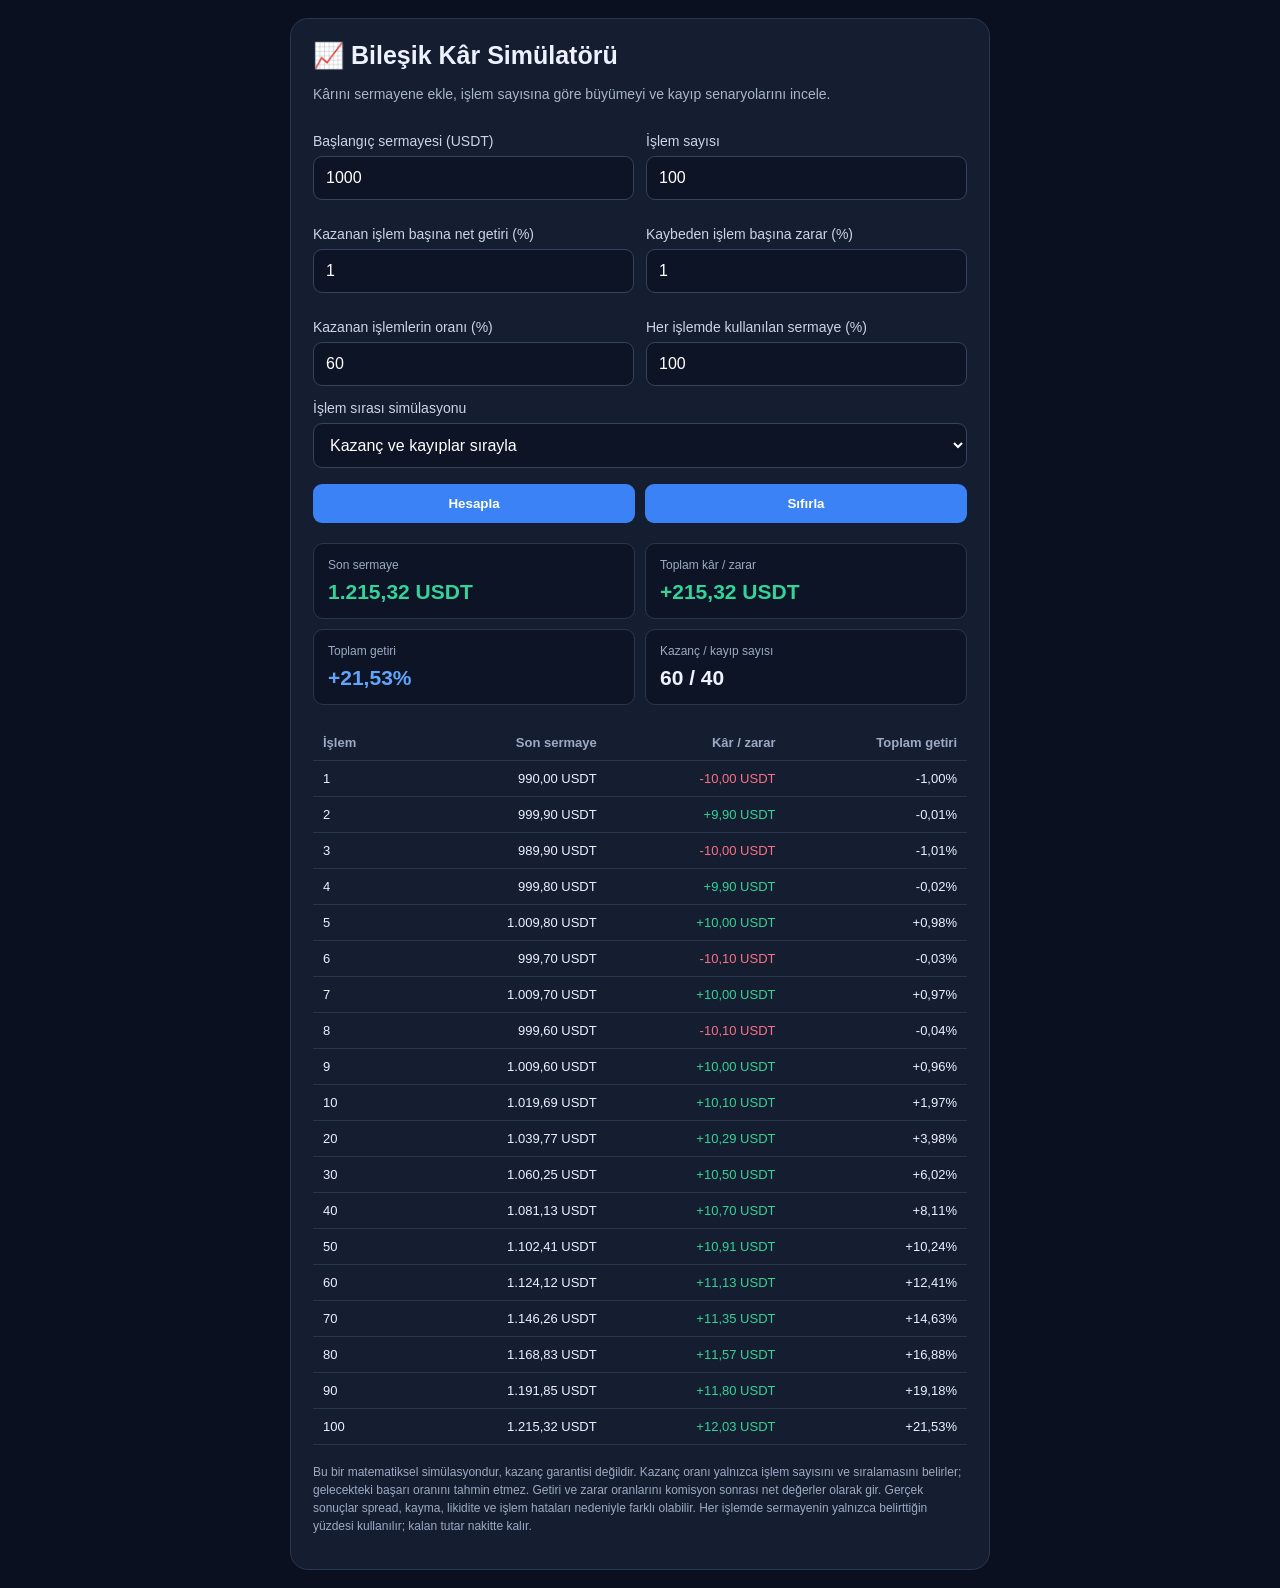
<file: index.html>
<!DOCTYPE html>
<html lang="tr">
<head>
<meta charset="UTF-8">
<meta name="viewport" content="width=device-width, initial-scale=1">
<title>Bileşik Kâr Simülatörü</title>
<style>
*{box-sizing:border-box}
body{margin:0;padding:18px;background:#0b1020;color:#edf2ff;font-family:Arial,sans-serif}
.app{max-width:700px;margin:auto;background:#151d30;border:1px solid #293650;border-radius:18px;padding:22px}
h1{font-size:25px;margin:0 0 8px}
p{color:#a8b5ce;font-size:14px;line-height:1.5}
label{display:block;margin:14px 0 7px;font-size:14px;color:#cbd5e8}
input,select{width:100%;padding:12px;background:#0d1425;color:white;border:1px solid #35435f;border-radius:9px;font-size:16px}
.grid{display:grid;grid-template-columns:1fr 1fr;gap:12px}
button{padding:12px;background:#3b82f6;color:white;border:0;border-radius:9px;font-weight:bold;cursor:pointer}
.actions{display:grid;grid-template-columns:1fr 1fr;gap:10px;margin-top:16px}
.cards{display:grid;grid-template-columns:1fr 1fr;gap:10px;margin-top:20px}
.card{padding:14px;background:#0d1425;border:1px solid #293650;border-radius:10px;min-width:0}
.caption{font-size:12px;color:#9caac4}
.value{font-size:21px;font-weight:bold;margin-top:8px;overflow-wrap:anywhere}
.green{color:#34d399}.red{color:#fb7185}.blue{color:#60a5fa}
.tablewrap{overflow-x:auto;margin-top:20px}
table{border-collapse:collapse;width:100%;font-size:13px;white-space:nowrap}
th,td{text-align:right;padding:10px;border-bottom:1px solid #293650}
th:first-child,td:first-child{text-align:left}
th{color:#9caac4}
.note{font-size:12px;color:#9caac4;margin-top:18px}
</style>
</head>
<body>
<div class="app">
<h1>📈 Bileşik Kâr Simülatörü</h1>
<p>Kârını sermayene ekle, işlem sayısına göre büyümeyi ve kayıp senaryolarını incele.</p>

<div class="grid">
<div>
<label>Başlangıç sermayesi (USDT)</label>
<input id="start" type="number" min="1" value="1000" step="any">
</div>
<div>
<label>İşlem sayısı</label>
<input id="trades" type="number" min="1" max="10000" value="100">
</div>
<div>
<label>Kazanan işlem başına net getiri (%)</label>
<input id="win" type="number" min="0" max="1000" value="1" step="any">
</div>
<div>
<label>Kaybeden işlem başına zarar (%)</label>
<input id="loss" type="number" min="0" max="100" value="1" step="any">
</div>
<div>
<label>Kazanan işlemlerin oranı (%)</label>
<input id="winrate" type="number" min="0" max="100" value="60">
</div>
<div>
<label>Her işlemde kullanılan sermaye (%)</label>
<input id="usage" type="number" min="1" max="100" value="100">
</div>
</div>

<label>İşlem sırası simülasyonu</label>
<select id="mode">
<option value="alternating">Kazanç ve kayıplar sırayla</option>
<option value="wins">Önce kazançlar, sonra kayıplar</option>
<option value="losses">Önce kayıplar, sonra kazançlar</option>
<option value="average">Kazanç oranına göre ortalama senaryo</option>
</select>

<div class="actions">
<button onclick="run()">Hesapla</button>
<button onclick="resetForm()">Sıfırla</button>
</div>

<div class="cards">
<div class="card">
<div class="caption">Son sermaye</div>
<div id="final" class="value green">—</div>
</div>
<div class="card">
<div class="caption">Toplam kâr / zarar</div>
<div id="profit" class="value">—</div>
</div>
<div class="card">
<div class="caption">Toplam getiri</div>
<div id="roi" class="value blue">—</div>
</div>
<div class="card">
<div class="caption">Kazanç / kayıp sayısı</div>
<div id="counts" class="value">—</div>
</div>
</div>

<div class="tablewrap">
<table>
<thead><tr><th>İşlem</th><th>Son sermaye</th><th>Kâr / zarar</th><th>Toplam getiri</th></tr></thead>
<tbody id="rows"></tbody>
</table>
</div>

<p class="note">
Bu bir matematiksel simülasyondur, kazanç garantisi değildir. Kazanç oranı yalnızca
işlem sayısını ve sıralamasını belirler; gelecekteki başarı oranını tahmin etmez.
Getiri ve zarar oranlarını komisyon sonrası net değerler olarak gir. Gerçek sonuçlar
spread, kayma, likidite ve işlem hataları nedeniyle farklı olabilir. Her işlemde
sermayenin yalnızca belirttiğin yüzdesi kullanılır; kalan tutar nakitte kalır.
</p>
</div>

<script>
const $ = id => document.getElementById(id);
const money = x => x.toLocaleString("tr-TR",{
  minimumFractionDigits:2,maximumFractionDigits:2
})+" USDT";
const pct = x => (x>0?"+":"")+x.toLocaleString("tr-TR",{
  minimumFractionDigits:2,maximumFractionDigits:2
})+"%";

function run(){
  const start=Number($("start").value);
  const n=Number($("trades").value);
  const win=Number($("win").value)/100;
  const loss=Number($("loss").value)/100;
  const wr=Number($("winrate").value)/100;
  const usage=Number($("usage").value)/100;
  const mode=$("mode").value;

  if(!Number.isFinite(start)||start<=0||!Number.isInteger(n)||n<1||n>10000||
     !Number.isFinite(win)||win<0||!Number.isFinite(loss)||loss<0||loss>=1||
     !Number.isFinite(wr)||wr<0||wr>1||!Number.isFinite(usage)||usage<=0||usage>1){
    alert("Lütfen geçerli değerler gir. İşlem sayısı 1–10.000 aralığında olmalı.");
    return;
  }

  const wins=Math.round(n*wr);
  let capital=start, winsDone=0, lossesDone=0;
  const tbody=$("rows");
  tbody.innerHTML="";
  const checkpoints=new Set();
  for(let i=1;i<=n;i++){
    if(i<=10||i%10===0||i===n)checkpoints.add(i);
  }

  for(let i=1;i<=n;i++){
    let isWin;
    if(mode==="wins") isWin=i<=wins;
    else if(mode==="losses") isWin=i>n-wins;
    else if(mode==="alternating"){
      isWin=(Math.floor(i*wr)!==Math.floor((i-1)*wr));
    } else {
      isWin=i<=wins;
    }

    const before=capital;
    const amount=capital*usage;
    const change=amount*(isWin?win:-loss);
    capital += change;
    if(isWin) winsDone++; else lossesDone++;

    if(checkpoints.has(i)){
      const tr=document.createElement("tr");
      [i,money(capital),(change>=0?"+":"")+money(change),pct((capital/start-1)*100)]
        .forEach((v,j)=>{
          const td=document.createElement("td");
          td.textContent=v;
          if(j===2)td.style.color=change>=0?"#34d399":"#fb7185";
          tr.appendChild(td);
        });
      tbody.appendChild(tr);
    }
  }

  const profit=capital-start;
  $("final").textContent=money(capital);
  $("profit").textContent=(profit>=0?"+":"")+money(profit);
  $("profit").className="value "+(profit>=0?"green":"red");
  $("roi").textContent=pct((capital/start-1)*100);
  $("counts").textContent=winsDone+" / "+lossesDone;
}
function resetForm(){
  $("start").value=1000;
  $("trades").value=100;
  $("win").value=1;
  $("loss").value=1;
  $("winrate").value=60;
  $("usage").value=100;
  $("mode").value="alternating";
  run();
}
run();
</script>
</body>
</html>
</file>
